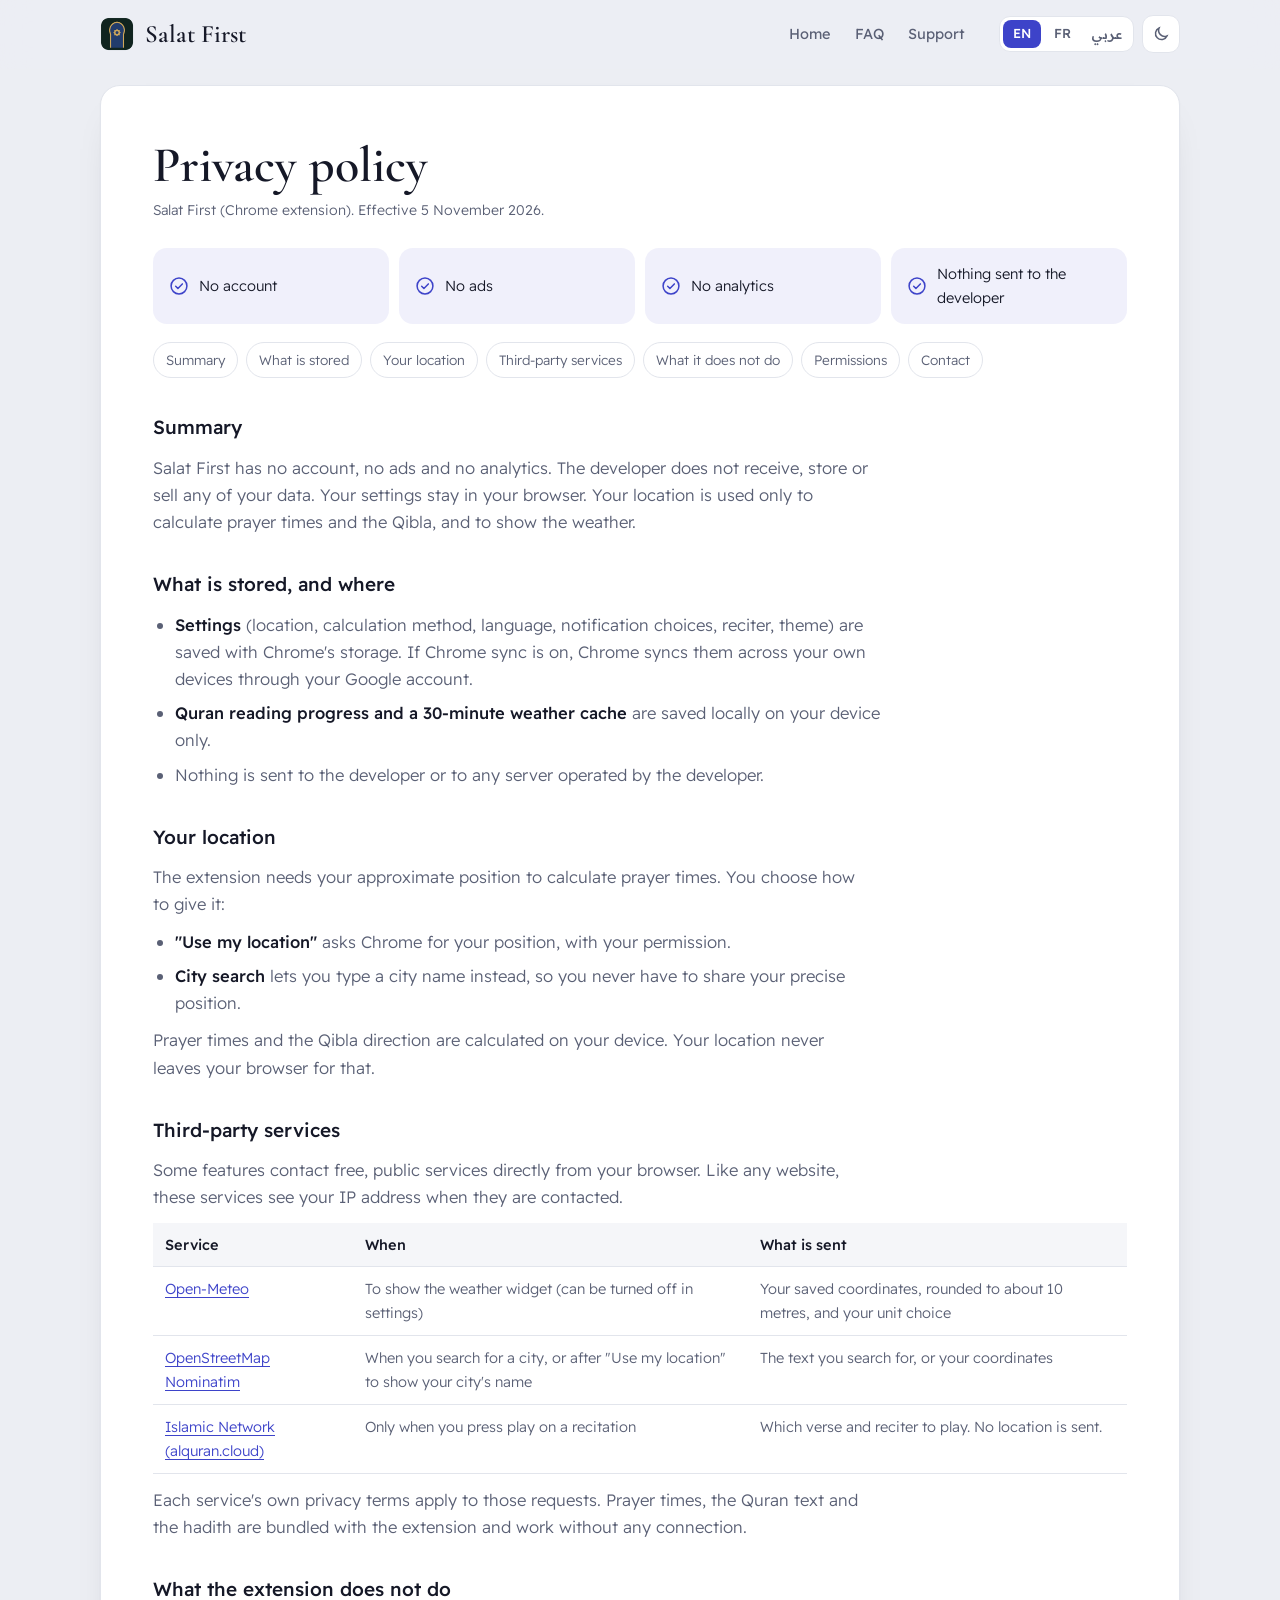
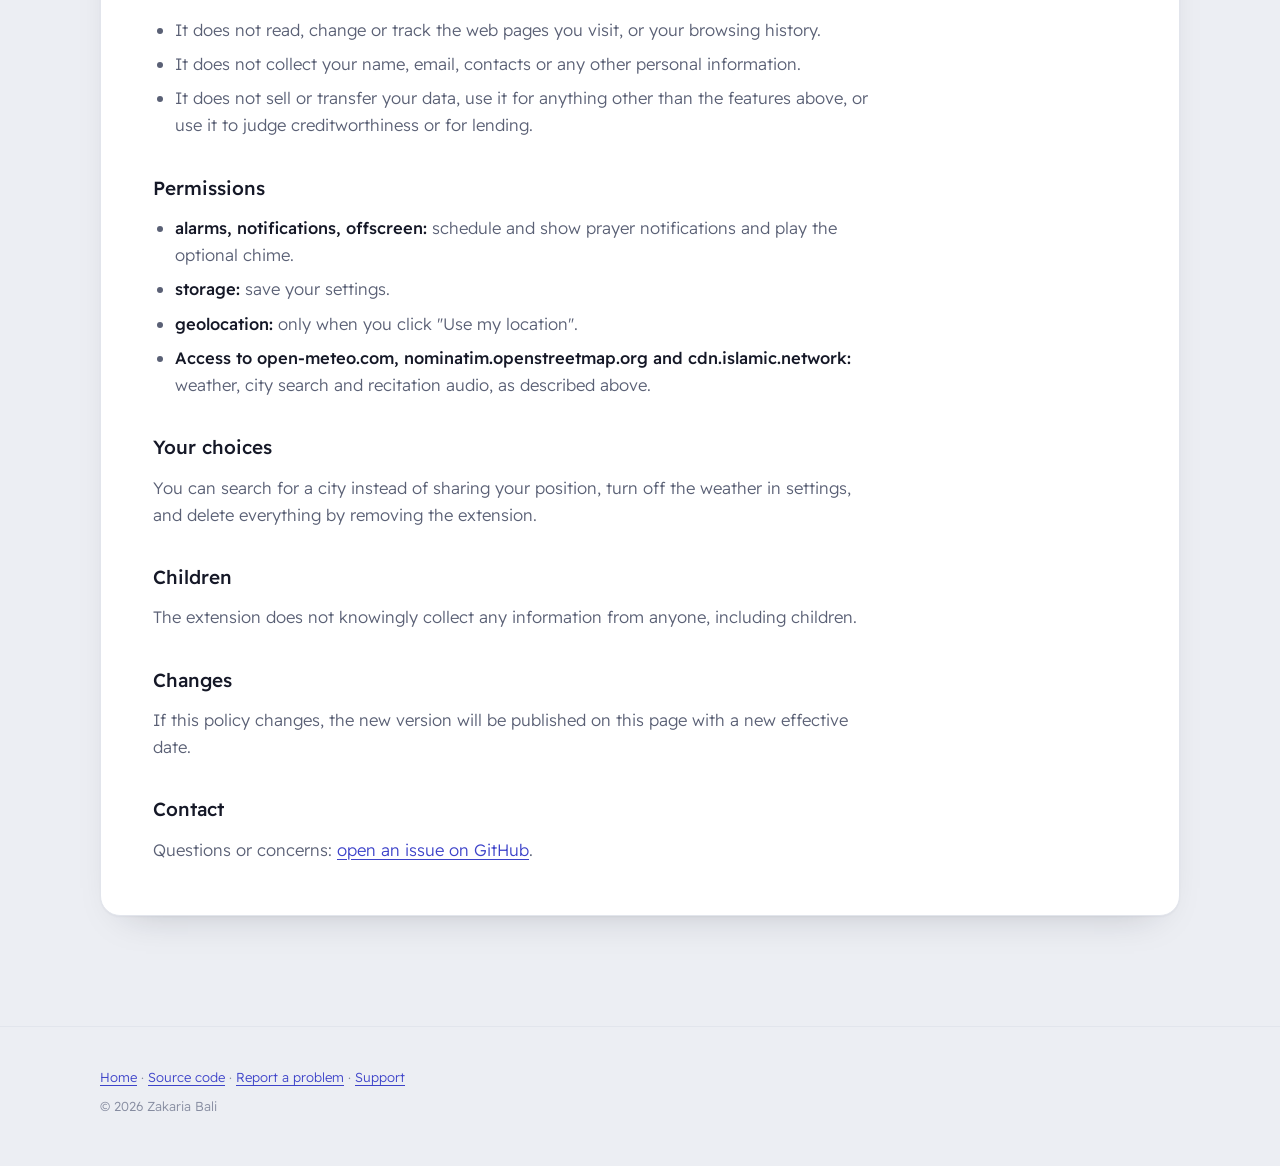
<file: privacy.html>
<!doctype html>
<html lang="en" dir="ltr">
<head>
  <meta charset="utf-8">
  <meta name="viewport" content="width=device-width, initial-scale=1, viewport-fit=cover">
  <script>
    (function () {
      var d = document.documentElement, L = ["en", "fr", "ar"], l = null, s = null;
      try { l = new URLSearchParams(location.search).get("lang"); s = localStorage.getItem("sf-lang"); } catch (e) {}
      if (L.indexOf(l) < 0) l = null;
      if (!l && L.indexOf(s) >= 0) l = s;
      if (!l) { var n = navigator.languages || [navigator.language || "en"]; for (var i = 0; i < n.length; i++) { var c = String(n[i]).slice(0, 2).toLowerCase(); if (L.indexOf(c) >= 0) { l = c; break; } } }
      l = l || "en"; d.lang = l; d.dir = l === "ar" ? "rtl" : "ltr"; if (l !== "en") d.className += " i18n-wait";
      try { var t = localStorage.getItem("sf-theme"); if (t === "light" || t === "dark") d.setAttribute("data-theme", t); } catch (e) {}
    })();
  </script>
  <title data-i18n="privacy.meta.title">Privacy Policy — Salat First</title>
  <meta name="description" data-i18n-attr="content:privacy.meta.desc" content="How the Salat First Chrome extension handles your data: no account, no ads, no analytics. Nothing is sent to the developer.">
  <meta name="theme-color" content="#3b2f5c">
  <link rel="icon" href="assets/favicon.png">
  <link rel="preload" href="assets/fonts/readex-latin.woff2" as="font" type="font/woff2" crossorigin>
  <link rel="stylesheet" href="assets/site.css">
  <link rel="alternate" hreflang="en" href="https://zakaria-bali.github.io/salat-first/privacy.html">
  <link rel="alternate" hreflang="fr" href="https://zakaria-bali.github.io/salat-first/privacy.html?lang=fr">
  <link rel="alternate" hreflang="ar" href="https://zakaria-bali.github.io/salat-first/privacy.html?lang=ar">
  <link rel="alternate" hreflang="x-default" href="https://zakaria-bali.github.io/salat-first/privacy.html">
  <script src="assets/i18n.js" defer></script>
  <script src="assets/site.js" defer></script>
</head>
<body>
  <svg width="0" height="0" style="position:absolute" aria-hidden="true" focusable="false">
    <symbol id="i-check" viewBox="0 0 24 24"><circle cx="12" cy="12" r="9.5" fill="none" stroke="currentColor" stroke-width="1.8"/><path d="m8 12.3 2.7 2.7L16 9.5" fill="none" stroke="currentColor" stroke-width="1.8" stroke-linecap="round" stroke-linejoin="round"/></symbol>
  </svg>
  <a class="skip" href="#main" data-i18n="nav.skip">Skip to content</a>

  <header class="nav" id="nav">
    <div class="wrap">
      <a class="brand" href="./"><img src="assets/icon.png" alt="" width="34" height="34"><span data-i18n="brand">Salat First</span></a>
      <nav class="nav-links" data-i18n-attr="aria-label:nav.main" aria-label="Main">
        <a href="./" data-i18n="nav.home">Home</a>
        <a href="./#faq" data-i18n="nav.faq">FAQ</a>
        <a class="keep" href="./#support" data-i18n="nav.support">Support</a>
      </nav>
      <div class="nav-tools">
        <div class="lang" role="group" data-i18n-attr="aria-label:nav.lang" aria-label="Language">
          <a href="?lang=en" hreflang="en" lang="en" title="English" data-set-lang="en">EN</a>
          <a href="?lang=fr" hreflang="fr" lang="fr" title="Français" data-set-lang="fr">FR</a>
          <a href="?lang=ar" hreflang="ar" lang="ar" title="العربية" data-set-lang="ar">عربي</a>
        </div>
        <button class="icon-btn" id="themeBtn" type="button" aria-label="Switch theme">
          <svg class="i-moon" width="18" height="18" viewBox="0 0 24 24" fill="none" stroke="currentColor" stroke-width="2" stroke-linecap="round" aria-hidden="true"><path d="M20 14.5A8 8 0 0 1 9.5 4a8 8 0 1 0 10.5 10.5z"/></svg>
          <svg class="i-sun" width="18" height="18" viewBox="0 0 24 24" fill="none" stroke="currentColor" stroke-width="2" stroke-linecap="round" aria-hidden="true"><circle cx="12" cy="12" r="4"/><path d="M12 2v2M12 20v2M4.9 4.9l1.4 1.4M17.7 17.7l1.4 1.4M2 12h2M20 12h2M4.9 19.1l1.4-1.4M17.7 6.3l1.4-1.4"/></svg>
        </button>
      </div>
    </div>
  </header>

  <main id="main" class="wrap">

    <!-- ===================== English (authoritative) ===================== -->
    <article class="card doc" data-lang-block="en" lang="en">
      <h1>Privacy policy</h1>
      <p class="meta">Salat First (Chrome extension). Effective 5 November 2026.</p>
      <div class="glance" aria-label="At a glance">
        <div><svg width="20" height="20" aria-hidden="true"><use href="#i-check"/></svg>No account</div>
        <div><svg width="20" height="20" aria-hidden="true"><use href="#i-check"/></svg>No ads</div>
        <div><svg width="20" height="20" aria-hidden="true"><use href="#i-check"/></svg>No analytics</div>
        <div><svg width="20" height="20" aria-hidden="true"><use href="#i-check"/></svg>Nothing sent to the developer</div>
      </div>
      <nav class="toc" aria-label="On this page">
        <a href="#en-summary">Summary</a><a href="#en-stored">What is stored</a><a href="#en-location">Your location</a><a href="#en-services">Third-party services</a><a href="#en-not">What it does not do</a><a href="#en-perms">Permissions</a><a href="#en-contact">Contact</a>
      </nav>

      <h2 id="en-summary">Summary</h2>
      <p>Salat First has no account, no ads and no analytics. The developer does not receive, store or sell any of your data. Your settings stay in your browser. Your location is used only to calculate prayer times and the Qibla, and to show the weather.</p>

      <h2 id="en-stored">What is stored, and where</h2>
      <ul>
        <li><b>Settings</b> (location, calculation method, language, notification choices, reciter, theme) are saved with Chrome's storage. If Chrome sync is on, Chrome syncs them across your own devices through your Google account.</li>
        <li><b>Quran reading progress and a 30-minute weather cache</b> are saved locally on your device only.</li>
        <li>Nothing is sent to the developer or to any server operated by the developer.</li>
      </ul>

      <h2 id="en-location">Your location</h2>
      <p>The extension needs your approximate position to calculate prayer times. You choose how to give it:</p>
      <ul>
        <li><b>"Use my location"</b> asks Chrome for your position, with your permission.</li>
        <li><b>City search</b> lets you type a city name instead, so you never have to share your precise position.</li>
      </ul>
      <p>Prayer times and the Qibla direction are calculated on your device. Your location never leaves your browser for that.</p>

      <h2 id="en-services">Third-party services</h2>
      <p>Some features contact free, public services directly from your browser. Like any website, these services see your IP address when they are contacted.</p>
      <table>
        <thead><tr><th>Service</th><th>When</th><th>What is sent</th></tr></thead>
        <tbody>
          <tr><td><a href="https://open-meteo.com/en/terms">Open-Meteo</a></td><td>To show the weather widget (can be turned off in settings)</td><td>Your saved coordinates, rounded to about 10 metres, and your unit choice</td></tr>
          <tr><td><a href="https://operations.osmfoundation.org/policies/nominatim/">OpenStreetMap Nominatim</a></td><td>When you search for a city, or after "Use my location" to show your city's name</td><td>The text you search for, or your coordinates</td></tr>
          <tr><td><a href="https://alquran.cloud/terms-and-conditions">Islamic Network (alquran.cloud)</a></td><td>Only when you press play on a recitation</td><td>Which verse and reciter to play. No location is sent.</td></tr>
        </tbody>
      </table>
      <p>Each service's own privacy terms apply to those requests. Prayer times, the Quran text and the hadith are bundled with the extension and work without any connection.</p>

      <h2 id="en-not">What the extension does not do</h2>
      <ul>
        <li>It does not read, change or track the web pages you visit, or your browsing history.</li>
        <li>It does not collect your name, email, contacts or any other personal information.</li>
        <li>It does not sell or transfer your data, use it for anything other than the features above, or use it to judge creditworthiness or for lending.</li>
      </ul>

      <h2 id="en-perms">Permissions</h2>
      <ul>
        <li><b>alarms, notifications, offscreen:</b> schedule and show prayer notifications and play the optional chime.</li>
        <li><b>storage:</b> save your settings.</li>
        <li><b>geolocation:</b> only when you click "Use my location".</li>
        <li><b>Access to open-meteo.com, nominatim.openstreetmap.org and cdn.islamic.network:</b> weather, city search and recitation audio, as described above.</li>
      </ul>

      <h2>Your choices</h2>
      <p>You can search for a city instead of sharing your position, turn off the weather in settings, and delete everything by removing the extension.</p>

      <h2>Children</h2>
      <p>The extension does not knowingly collect any information from anyone, including children.</p>

      <h2>Changes</h2>
      <p>If this policy changes, the new version will be published on this page with a new effective date.</p>

      <h2 id="en-contact">Contact</h2>
      <p>Questions or concerns: <a href="https://github.com/zakaria-bali/salat-first/issues">open an issue on GitHub</a>.</p>
    </article>

    <!-- ===================== Français ===================== -->
    <article class="card doc" data-lang-block="fr" lang="fr" hidden>
      <h1>Politique de confidentialité</h1>
      <p class="meta">Salat First (extension Chrome). En vigueur depuis le 5&nbsp;novembre&nbsp;2026.</p>
      <div class="glance" aria-label="En bref">
        <div><svg width="20" height="20" aria-hidden="true"><use href="#i-check"/></svg>Aucun compte</div>
        <div><svg width="20" height="20" aria-hidden="true"><use href="#i-check"/></svg>Aucune publicité</div>
        <div><svg width="20" height="20" aria-hidden="true"><use href="#i-check"/></svg>Aucune statistique</div>
        <div><svg width="20" height="20" aria-hidden="true"><use href="#i-check"/></svg>Rien n’est envoyé au développeur</div>
      </div>
      <nav class="toc" aria-label="Sur cette page">
        <a href="#fr-summary">Résumé</a><a href="#fr-stored">Ce qui est enregistré</a><a href="#fr-location">Votre position</a><a href="#fr-services">Services tiers</a><a href="#fr-not">Ce qu’elle ne fait pas</a><a href="#fr-perms">Autorisations</a><a href="#fr-contact">Contact</a>
      </nav>

      <h2 id="fr-summary">Résumé</h2>
      <p>Salat First n’a ni compte, ni publicité, ni outil de statistiques. Le développeur ne reçoit, ne stocke et ne vend aucune de vos données. Vos réglages restent dans votre navigateur. Votre position sert uniquement à calculer les horaires de prière et la qibla, et à afficher la météo.</p>

      <h2 id="fr-stored">Ce qui est enregistré, et où</h2>
      <ul>
        <li><b>Les réglages</b> (position, méthode de calcul, langue, choix de notifications, récitateur, thème) sont enregistrés avec le stockage de Chrome. Si la synchronisation Chrome est activée, Chrome les synchronise entre vos propres appareils via votre compte Google.</li>
        <li><b>La progression de lecture du Coran et un cache météo de 30&nbsp;minutes</b> sont enregistrés localement, sur votre appareil uniquement.</li>
        <li>Rien n’est envoyé au développeur ni à un serveur exploité par le développeur.</li>
      </ul>

      <h2 id="fr-location">Votre position</h2>
      <p>L’extension a besoin de votre position approximative pour calculer les horaires de prière. Vous choisissez comment la fournir&nbsp;:</p>
      <ul>
        <li><b>«&nbsp;Utiliser ma position&nbsp;»</b> demande votre position à Chrome, avec votre autorisation.</li>
        <li><b>La recherche de ville</b> vous permet de saisir le nom d’une ville, pour ne jamais avoir à partager votre position précise.</li>
      </ul>
      <p>Les horaires de prière et la direction de la qibla sont calculés sur votre appareil. Pour cela, votre position ne quitte jamais votre navigateur.</p>

      <h2 id="fr-services">Services tiers</h2>
      <p>Certaines fonctionnalités contactent directement, depuis votre navigateur, des services publics et gratuits. Comme n’importe quel site web, ces services voient votre adresse IP lorsqu’ils sont contactés.</p>
      <table>
        <thead><tr><th>Service</th><th>Quand</th><th>Ce qui est envoyé</th></tr></thead>
        <tbody>
          <tr><td><a href="https://open-meteo.com/en/terms">Open-Meteo</a></td><td>Pour afficher le widget météo (désactivable dans les réglages)</td><td>Vos coordonnées enregistrées, arrondies à environ 10&nbsp;mètres, et l’unité choisie</td></tr>
          <tr><td><a href="https://operations.osmfoundation.org/policies/nominatim/">OpenStreetMap Nominatim</a></td><td>Quand vous cherchez une ville, ou après «&nbsp;Utiliser ma position&nbsp;» pour afficher le nom de votre ville</td><td>Le texte recherché, ou vos coordonnées</td></tr>
          <tr><td><a href="https://alquran.cloud/terms-and-conditions">Islamic Network (alquran.cloud)</a></td><td>Uniquement quand vous lancez une récitation</td><td>Le verset et le récitateur à lire. Aucune position n’est envoyée.</td></tr>
        </tbody>
      </table>
      <p>Les conditions de confidentialité propres à chaque service s’appliquent à ces requêtes. Les horaires de prière, le texte du Coran et les hadiths sont inclus dans l’extension et fonctionnent sans aucune connexion.</p>

      <h2 id="fr-not">Ce que l’extension ne fait pas</h2>
      <ul>
        <li>Elle ne lit pas, ne modifie pas et ne suit pas les pages web que vous visitez, ni votre historique de navigation.</li>
        <li>Elle ne collecte pas votre nom, votre adresse e-mail, vos contacts ni aucune autre information personnelle.</li>
        <li>Elle ne vend ni ne transfère vos données, ne les utilise pour rien d’autre que les fonctionnalités ci-dessus, et ne s’en sert ni pour évaluer une solvabilité ni à des fins de prêt.</li>
      </ul>

      <h2 id="fr-perms">Autorisations</h2>
      <ul>
        <li><b>alarms, notifications, offscreen&nbsp;:</b> programmer et afficher les notifications de prière, et jouer le carillon facultatif.</li>
        <li><b>storage&nbsp;:</b> enregistrer vos réglages.</li>
        <li><b>geolocation&nbsp;:</b> uniquement quand vous cliquez sur «&nbsp;Utiliser ma position&nbsp;».</li>
        <li><b>Accès à open-meteo.com, nominatim.openstreetmap.org et cdn.islamic.network&nbsp;:</b> météo, recherche de ville et audio des récitations, comme décrit ci-dessus.</li>
      </ul>

      <h2>Vos choix</h2>
      <p>Vous pouvez chercher une ville au lieu de partager votre position, désactiver la météo dans les réglages, et tout supprimer en retirant l’extension.</p>

      <h2>Enfants</h2>
      <p>L’extension ne collecte sciemment aucune information auprès de qui que ce soit, y compris les enfants.</p>

      <h2>Modifications</h2>
      <p>Si cette politique change, la nouvelle version sera publiée sur cette page avec une nouvelle date d’entrée en vigueur.</p>

      <h2 id="fr-contact">Contact</h2>
      <p>Questions ou préoccupations&nbsp;: <a href="https://github.com/zakaria-bali/salat-first/issues">ouvrez un ticket sur GitHub</a>.</p>
      <p class="note">Cette traduction est fournie pour votre commodité. En cas de différence, la version anglaise fait foi.</p>
    </article>

    <!-- ===================== العربية ===================== -->
    <article class="card doc" data-lang-block="ar" lang="ar" dir="rtl" hidden>
      <h1>سياسة الخصوصية</h1>
      <p class="meta">«الصلاة أولا» (Salat First)، إضافة لمتصفح Chrome. تسري اعتبارًا من 5 نوفمبر 2026.</p>
      <div class="glance" aria-label="باختصار">
        <div><svg width="20" height="20" aria-hidden="true"><use href="#i-check"/></svg>بلا حساب</div>
        <div><svg width="20" height="20" aria-hidden="true"><use href="#i-check"/></svg>بلا إعلانات</div>
        <div><svg width="20" height="20" aria-hidden="true"><use href="#i-check"/></svg>بلا إحصاءات</div>
        <div><svg width="20" height="20" aria-hidden="true"><use href="#i-check"/></svg>لا يُرسَل شيء إلى المطوّر</div>
      </div>
      <nav class="toc" aria-label="في هذه الصفحة">
        <a href="#ar-summary">الملخص</a><a href="#ar-stored">ما الذي يُحفَظ</a><a href="#ar-location">موقعك</a><a href="#ar-services">خدمات الأطراف الثالثة</a><a href="#ar-not">ما لا تفعله الإضافة</a><a href="#ar-perms">الأذونات</a><a href="#ar-contact">التواصل</a>
      </nav>

      <h2 id="ar-summary">الملخص</h2>
      <p>لا تتطلب «الصلاة أولا» إنشاء حساب، ولا تعرض إعلانات، ولا تستخدم أدوات إحصاء. لا يتلقى المطوّر أيًّا من بياناتك ولا يخزّنها ولا يبيعها. تبقى إعداداتك في متصفحك، ويُستخدم موقعك فقط لحساب مواقيت الصلاة واتجاه القبلة، ولعرض حالة الطقس.</p>

      <h2 id="ar-stored">ما الذي يُحفَظ، وأين</h2>
      <ul>
        <li><b>الإعدادات</b> (الموقع، وطريقة الحساب، واللغة، وخيارات التنبيهات، والقارئ، والسمة) تُحفَظ في مساحة تخزين Chrome. وإن كانت مزامنة Chrome مفعّلة، يزامنها Chrome بين أجهزتك أنت عبر حسابك في Google.</li>
        <li><b>موضع قراءتك في القرآن وذاكرة مؤقتة للطقس مدتها 30 دقيقة</b> تُحفَظ محليًا على جهازك فقط.</li>
        <li>لا يُرسَل أي شيء إلى المطوّر ولا إلى أي خادم يديره المطوّر.</li>
      </ul>

      <h2 id="ar-location">موقعك</h2>
      <p>تحتاج الإضافة إلى موقعك التقريبي لحساب مواقيت الصلاة، وأنت من يختار طريقة تقديمه:</p>
      <ul>
        <li><b>«استخدم موقعي»</b> يطلب موقعك من Chrome بعد إذنك.</li>
        <li><b>البحث عن مدينة</b> يتيح لك كتابة اسم مدينتك بدلًا من ذلك، فلا تضطر أبدًا إلى مشاركة موقعك الدقيق.</li>
      </ul>
      <p>تُحسب مواقيت الصلاة واتجاه القبلة على جهازك، ولا يغادر موقعك متصفحك لهذا الغرض.</p>

      <h2 id="ar-services">خدمات الأطراف الثالثة</h2>
      <p>تتصل بعض الميزات مباشرة من متصفحك بخدمات عامة مجانية. وكما هو الحال مع أي موقع إلكتروني، ترى هذه الخدمات عنوان IP الخاص بك عند الاتصال بها.</p>
      <table>
        <thead><tr><th>الخدمة</th><th>متى</th><th>ما الذي يُرسَل</th></tr></thead>
        <tbody>
          <tr><td><a href="https://open-meteo.com/en/terms">Open-Meteo</a></td><td>لعرض أداة الطقس (يمكن إيقافها من الإعدادات)</td><td>إحداثياتك المحفوظة مقرّبة إلى نحو 10 أمتار، ووحدة القياس التي اخترتها</td></tr>
          <tr><td><a href="https://operations.osmfoundation.org/policies/nominatim/">OpenStreetMap Nominatim</a></td><td>عند البحث عن مدينة، أو بعد «استخدم موقعي» لعرض اسم مدينتك</td><td>النص الذي تبحث عنه، أو إحداثياتك</td></tr>
          <tr><td><a href="https://alquran.cloud/terms-and-conditions">Islamic Network (alquran.cloud)</a></td><td>فقط عند تشغيل تلاوة</td><td>الآية والقارئ المطلوب تشغيلهما. لا يُرسَل أي موقع.</td></tr>
        </tbody>
      </table>
      <p>تسري شروط الخصوصية الخاصة بكل خدمة على هذه الطلبات. أما مواقيت الصلاة ونص القرآن والأحاديث فمضمّنة في الإضافة وتعمل دون أي اتصال.</p>

      <h2 id="ar-not">ما لا تفعله الإضافة</h2>
      <ul>
        <li>لا تقرأ صفحات الويب التي تزورها ولا تعدّلها ولا تتتبعها، ولا تطّلع على سجل التصفح.</li>
        <li>لا تجمع اسمك أو بريدك الإلكتروني أو جهات اتصالك أو أي معلومات شخصية أخرى.</li>
        <li>لا تبيع بياناتك ولا تنقلها، ولا تستخدمها لأي غرض غير الميزات المذكورة أعلاه، ولا لتقييم الجدارة الائتمانية أو لأغراض الإقراض.</li>
      </ul>

      <h2 id="ar-perms">الأذونات</h2>
      <ul>
        <li><b>alarms، notifications، offscreen:</b> لجدولة تنبيهات الصلاة وعرضها، وتشغيل النغمة الاختيارية.</li>
        <li><b>storage:</b> لحفظ إعداداتك.</li>
        <li><b>geolocation:</b> فقط عند النقر على «استخدم موقعي».</li>
        <li><b>الوصول إلى open-meteo.com، nominatim.openstreetmap.org، cdn.islamic.network:</b> للطقس والبحث عن المدن وصوت التلاوة، كما هو موضّح أعلاه.</li>
      </ul>

      <h2>خياراتك</h2>
      <p>يمكنك البحث عن مدينة بدلًا من مشاركة موقعك، وإيقاف الطقس من الإعدادات، وحذف كل شيء بإزالة الإضافة.</p>

      <h2>الأطفال</h2>
      <p>لا تجمع الإضافة عن قصد أي معلومات من أي شخص، بمن في ذلك الأطفال.</p>

      <h2>التعديلات</h2>
      <p>إذا تغيّرت هذه السياسة، ستُنشر النسخة الجديدة في هذه الصفحة مع تاريخ سريان جديد.</p>

      <h2 id="ar-contact">التواصل</h2>
      <p>للأسئلة أو الاستفسارات: <a href="https://github.com/zakaria-bali/salat-first/issues">افتح بلاغًا على GitHub</a>.</p>
      <p class="note">هذه الترجمة مقدَّمة للتيسير، وفي حال وجود أي اختلاف يُعتمد النص الإنجليزي.</p>
    </article>
  </main>

  <footer class="site">
    <div class="wrap">
      <div class="foot-small" style="margin-top:0;padding-top:0;border-top:0">
        <p><a href="./" data-i18n="nav.home">Home</a> · <a href="https://github.com/zakaria-bali/salat-first" data-i18n="footer.source">Source code</a> · <a href="https://github.com/zakaria-bali/salat-first/issues" data-i18n="footer.issues">Report a problem</a> · <a href="./#support" data-i18n="nav.support">Support</a></p>
        <p>© 2026 Zakaria Bali</p>
      </div>
    </div>
  </footer>
</body>
</html>
</file>
<file: assets/site.css>
/* Salat First website
   Layout: sticky nav, dusk hero card, then sections on one 1120px column.
   Direction-aware: uses logical properties so Arabic (rtl) mirrors cleanly. */

/* ---------- fonts (self-hosted: the site loads nothing from other servers) ---------- */
@font-face {
  font-family: "Readex Pro"; src: url("fonts/readex-latin.woff2") format("woff2");
  font-weight: 160 700; font-display: swap;
  unicode-range: U+0000-00FF, U+0131, U+0152-0153, U+02BB-02BC, U+02C6, U+02DA, U+02DC, U+0304, U+0308, U+0329, U+2000-206F, U+20AC, U+2122, U+2191, U+2193, U+2212, U+2215, U+FEFF, U+FFFD;
}
@font-face {
  font-family: "Readex Pro"; src: url("fonts/readex-arabic.woff2") format("woff2");
  font-weight: 160 700; font-display: swap;
  unicode-range: U+0600-06FF, U+0750-077F, U+0870-08FF, U+200C-200E, U+2010-2011, U+204F, U+2E41, U+FB50-FDFF, U+FE70-FEFC;
}
@font-face { font-family: "Cormorant"; src: url("fonts/cormorant-600.woff2") format("woff2"); font-weight: 600; font-display: swap; }
@font-face { font-family: "Aref Ruqaa"; src: url("fonts/aref-ruqaa-700.woff2") format("woff2"); font-weight: 700; font-display: swap; unicode-range: U+0600-06FF, U+FB50-FDFF, U+FE70-FEFC; }

/* ---------- tokens ---------- */
:root {
  --canvas: #eceef3; --tile: #ffffff; --tile-2: #f5f6f9;
  --ink: #151827; --ink-2: #5a6075; --ink-3: #868ca0;
  --line: #e2e5ec; --line-2: #d2d6e0;
  --accent: #3d43c9; --accent-ink: #ffffff; --accent-soft: rgba(61, 67, 201, .08); --accent-soft-2: rgba(61, 67, 201, .15);
  --gold: #dbae5a; --gold-ink: #8a6420;
  --shadow: 0 1px 2px rgba(21, 24, 39, .04), 0 18px 40px -26px rgba(21, 24, 39, .28);
  --cream: #fbf6ea; --night: #111626; --window: #ffcd7a;

  --f-body: "Readex Pro", system-ui, -apple-system, "Segoe UI", Tahoma, sans-serif;
  --f-display: "Cormorant", "Aref Ruqaa", Georgia, serif;
  --f-ruqaa: "Aref Ruqaa", "Readex Pro", serif;
  --r: 20px;
  color-scheme: light;
}
@media (prefers-color-scheme: dark) {
  :root:not([data-theme="light"]) {
    --canvas: #0b0d14; --tile: #141722; --tile-2: #191d2a;
    --ink: #eceef6; --ink-2: #9ba1b6; --ink-3: #6f758b;
    --line: #232838; --line-2: #30364a;
    --accent: #8d93ff; --accent-ink: #0b0d14; --accent-soft: rgba(141, 147, 255, .11); --accent-soft-2: rgba(141, 147, 255, .2);
    --gold-ink: #e4bf78;
    --shadow: 0 1px 0 rgba(255, 255, 255, .02), 0 20px 44px -24px rgba(0, 0, 0, .7);
    color-scheme: dark;
  }
}
:root[data-theme="dark"] {
  --canvas: #0b0d14; --tile: #141722; --tile-2: #191d2a;
  --ink: #eceef6; --ink-2: #9ba1b6; --ink-3: #6f758b;
  --line: #232838; --line-2: #30364a;
  --accent: #8d93ff; --accent-ink: #0b0d14; --accent-soft: rgba(141, 147, 255, .11); --accent-soft-2: rgba(141, 147, 255, .2);
  --gold-ink: #e4bf78;
  --shadow: 0 1px 0 rgba(255, 255, 255, .02), 0 20px 44px -24px rgba(0, 0, 0, .7);
  color-scheme: dark;
}

/* While a non-English page is being translated, hide it for a moment instead of
   flashing English. The animation reveals it anyway if the script never runs. */
.i18n-wait body { visibility: hidden; animation: sf-reveal 0s linear 1.2s forwards; }
@keyframes sf-reveal { to { visibility: visible; } }

/* ---------- base ---------- */
* { box-sizing: border-box; }
html { scroll-behavior: smooth; scroll-padding-top: 84px; -webkit-text-size-adjust: 100%; }
@media (prefers-reduced-motion: reduce) { html { scroll-behavior: auto; } }
body {
  margin: 0; background: var(--canvas); color: var(--ink);
  font: 300 16.5px/1.65 var(--f-body); -webkit-font-smoothing: antialiased;
  overflow-x: hidden;
}
:lang(ar) body, body:lang(ar) { font-size: 17px; line-height: 1.85; }
img { max-width: 100%; height: auto; display: block; }
a { color: var(--accent); text-underline-offset: 3px; }
b, strong { font-weight: 500; }
code { font: 400 .92em ui-monospace, "SFMono-Regular", Menlo, monospace; background: var(--accent-soft); padding: 1px 6px; border-radius: 6px; direction: ltr; unicode-bidi: isolate; }
h1, h2, h3 { margin: 0; text-wrap: balance; }
p { margin: 0; }
[hidden] { display: none !important; }
:focus-visible { outline: 2px solid var(--accent); outline-offset: 3px; border-radius: 6px; }
.sr-only { position: absolute; width: 1px; height: 1px; padding: 0; margin: -1px; overflow: hidden; clip: rect(0 0 0 0); white-space: nowrap; border: 0; }
.skip { position: absolute; inset-inline-start: 16px; top: -60px; z-index: 50; background: var(--accent); color: var(--accent-ink); padding: 10px 16px; border-radius: 10px; text-decoration: none; font-weight: 500; }
.skip:focus { top: 12px; }

.wrap { max-width: 1120px; margin: 0 auto; padding-inline: 20px; }
@media (max-width: 480px) { .wrap { padding-inline: 16px; } }

/* ---------- nav ---------- */
.nav {
  position: sticky; top: 0; z-index: 20;
  background: color-mix(in srgb, var(--canvas) 84%, transparent);
  backdrop-filter: saturate(1.4) blur(14px); -webkit-backdrop-filter: saturate(1.4) blur(14px);
  border-bottom: 1px solid transparent; transition: border-color .2s;
}
.nav.scrolled { border-bottom-color: var(--line); }
.nav .wrap { display: flex; align-items: center; gap: 18px; height: 68px; }
.brand { display: flex; align-items: center; gap: 11px; color: inherit; text-decoration: none; font: 600 25px/1 var(--f-display); white-space: nowrap; }
:lang(ar) .brand { font-size: 23px; }
.brand img { width: 34px; height: 34px; border-radius: 9px; }
.nav-links { display: flex; gap: 4px; margin-inline-start: auto; }
.nav-links a { color: var(--ink-2); text-decoration: none; font-size: 14.5px; padding: 8px 10px; border-radius: 9px; font-weight: 400; }
.nav-links a:hover { color: var(--ink); background: var(--accent-soft); }
.nav-tools { display: flex; align-items: center; gap: 8px; }
.nav-links + .nav-tools { margin-inline-start: 6px; }
.lang {
  display: flex; padding: 3px; gap: 2px; border-radius: 11px; background: var(--tile); border: 1px solid var(--line);
}
.lang a {
  min-width: 38px; text-align: center; padding: 5px 8px; border-radius: 8px; text-decoration: none;
  color: var(--ink-2); font-size: 13px; font-weight: 500; line-height: 1.3;
}
.lang a[lang="ar"] { font-size: 13.5px; }
.lang a:hover { color: var(--ink); }
.lang a[aria-current="true"] { background: var(--accent); color: var(--accent-ink); }
.icon-btn {
  width: 38px; height: 38px; display: grid; place-items: center; border-radius: 11px; cursor: pointer;
  border: 1px solid var(--line); background: var(--tile); color: var(--ink-2);
}
.icon-btn:hover { color: var(--ink); border-color: var(--line-2); }
.icon-btn .i-sun { display: none; }
:root[data-theme="dark"] .icon-btn .i-sun { display: block; }
:root[data-theme="dark"] .icon-btn .i-moon { display: none; }
@media (prefers-color-scheme: dark) {
  :root:not([data-theme="light"]) .icon-btn .i-sun { display: block; }
  :root:not([data-theme="light"]) .icon-btn .i-moon { display: none; }
}
@media (max-width: 900px) { .nav-links a:not(.keep) { display: none; } }
@media (max-width: 560px) {
  .nav .wrap { gap: 10px; }
  .nav-links { display: none; }
  .nav-tools { margin-inline-start: auto; }
  .brand { font-size: 22px; }
  .brand img { width: 30px; height: 30px; }
  .lang a { min-width: 32px; padding: 5px 6px; }
}
@media (max-width: 380px) { .brand span { display: none; } }

/* ---------- buttons ---------- */
.btn {
  display: inline-flex; align-items: center; justify-content: center; gap: 9px;
  font: 500 15.5px/1 var(--f-body); padding: 14px 22px; border-radius: 999px;
  text-decoration: none; cursor: pointer; border: 1px solid transparent; white-space: nowrap;
  transition: transform .15s ease, filter .15s ease, background .15s ease, border-color .15s ease;
}
.btn:active { transform: translateY(1px); }
.btn-primary { background: var(--accent); color: var(--accent-ink); box-shadow: 0 10px 24px -12px color-mix(in srgb, var(--accent) 80%, transparent); }
.btn-primary:hover { filter: brightness(1.08); }
.btn-ghost { background: var(--tile); color: var(--ink); border-color: var(--line); }
.btn-ghost:hover { border-color: var(--line-2); }
.btn-sm { padding: 10px 16px; font-size: 14.5px; }
.btn svg { flex: none; }

/* ---------- hero ---------- */
.hero {
  position: relative; overflow: hidden; isolation: isolate;
  margin-top: 8px; border-radius: 28px; color: var(--cream);
  background: linear-gradient(180deg, #3b2f5c 0%, #4b3461 22%, #6f4367 52%, #8b4c61 72%, #b2595b 100%);
  padding: clamp(36px, 6vw, 72px) clamp(22px, 5vw, 64px) clamp(150px, 16vw, 190px);
}
.hero-stars, .sky-stars {
  position: absolute; inset: 0; z-index: -1; pointer-events: none;
  background-image:
    radial-gradient(1.4px 1.4px at 7% 12%, #fff 98%, transparent), radial-gradient(1px 1px at 18% 30%, #fff 98%, transparent),
    radial-gradient(1.6px 1.6px at 31% 8%, #fff 98%, transparent), radial-gradient(1px 1px at 42% 22%, #fff 98%, transparent),
    radial-gradient(1.2px 1.2px at 55% 6%, #fff 98%, transparent), radial-gradient(1px 1px at 63% 26%, #fff 98%, transparent),
    radial-gradient(1.5px 1.5px at 74% 14%, #fff 98%, transparent), radial-gradient(1px 1px at 86% 5%, #fff 98%, transparent),
    radial-gradient(1.3px 1.3px at 93% 24%, #fff 98%, transparent), radial-gradient(1px 1px at 12% 44%, #fff 98%, transparent),
    radial-gradient(1px 1px at 48% 40%, #fff 98%, transparent), radial-gradient(1.2px 1.2px at 82% 38%, #fff 98%, transparent),
    radial-gradient(1px 1px at 26% 52%, #fff 98%, transparent), radial-gradient(1px 1px at 68% 48%, #fff 98%, transparent);
  opacity: .55;
}
.hero-stars { animation: twinkle 6s ease-in-out infinite alternate; }
@keyframes twinkle { from { opacity: .35; } to { opacity: .7; } }
@media (prefers-reduced-motion: reduce) { .hero-stars { animation: none; } }
.hero-inner { display: grid; grid-template-columns: minmax(0, 1fr) minmax(0, 1.12fr); gap: clamp(28px, 4vw, 56px); align-items: center; position: relative; }
.hero-copy { display: grid; gap: 18px; justify-items: start; min-width: 0; }
.pill {
  display: inline-flex; align-items: center; gap: 8px; font-size: 13px; font-weight: 400; letter-spacing: .02em;
  padding: 6px 12px; border-radius: 999px; background: rgba(255, 255, 255, .1); border: 1px solid rgba(255, 255, 255, .16);
}
.pill::before { content: ""; width: 7px; height: 7px; border-radius: 50%; background: var(--gold); box-shadow: 0 0 10px var(--gold); }
.hero-ar { font: 700 clamp(58px, 8.4vw, 104px)/1.1 var(--f-ruqaa); color: var(--cream); margin-bottom: -6px; text-shadow: 0 4px 30px rgba(0, 0, 0, .18); }
.hero h1 { font: 600 clamp(32px, 4.3vw, 50px)/1.08 var(--f-display); letter-spacing: -.005em; color: var(--cream); }
:lang(ar) .hero h1 { font-size: clamp(30px, 3.9vw, 44px); line-height: 1.45; }
.hero-lede { color: rgba(251, 246, 234, .82); font-size: 17px; max-width: 54ch; }
.cta-row { display: flex; flex-wrap: wrap; gap: 12px; margin-top: 4px; }
.hero .btn-primary { background: var(--cream); color: #2a2140; box-shadow: 0 14px 30px -14px rgba(0, 0, 0, .55); }
.hero .btn-ghost { background: rgba(255, 255, 255, .08); color: var(--cream); border-color: rgba(255, 255, 255, .22); }
.hero .btn-ghost:hover { background: rgba(255, 255, 255, .14); }
.hero-note { font-size: 13.5px; color: rgba(251, 246, 234, .7); }
.hero-shot { min-width: 0; position: relative; }
.hero-shot .frame { box-shadow: 0 40px 80px -30px rgba(10, 8, 30, .7), 0 0 0 1px rgba(255, 255, 255, .08); border: 0; transform: perspective(1600px) rotateY(-4deg); transform-origin: left center; }
[dir="rtl"] .hero-shot .frame { transform: perspective(1600px) rotateY(4deg); transform-origin: right center; }
@media (prefers-reduced-motion: reduce) { .hero-shot .frame { transform: none !important; } }
.hero-skyline { position: absolute; inset-inline: 0; bottom: -1px; width: 100%; height: clamp(110px, 14vw, 170px); z-index: -1; }
@media (max-width: 880px) {
  .hero-inner { grid-template-columns: 1fr; }
  .hero-shot .frame, [dir="rtl"] .hero-shot .frame { transform: none; }
  .hero { padding-bottom: 120px; }
}
@media (max-width: 480px) { .hero { border-radius: 22px; } .cta-row .btn { flex: 1 1 auto; } }

/* browser frame (hero, gallery) */
.frame { display: block; border-radius: 14px; overflow: hidden; background: var(--tile); border: 1px solid var(--line); }
.frame-bar { display: flex; align-items: center; gap: 6px; padding: 9px 12px; background: #e9ebf1; border-bottom: 1px solid rgba(0, 0, 0, .06); }
.frame-bar i { width: 9px; height: 9px; border-radius: 50%; background: #cfd3dc; }
.frame-bar i:nth-child(1) { background: #f1676a; } .frame-bar i:nth-child(2) { background: #f5bf4f; } .frame-bar i:nth-child(3) { background: #5dc26a; }
.frame-url { margin-inline-start: 10px; flex: 1; max-width: 320px; height: 20px; border-radius: 10px; background: #fff; font-size: 11px; line-height: 20px; color: #6a7084; padding-inline: 10px; overflow: hidden; white-space: nowrap; }
.frame img { width: 100%; aspect-ratio: 16 / 10; object-fit: cover; }

/* ---------- stats ---------- */
.stats {
  display: grid; grid-template-columns: repeat(6, minmax(0, 1fr)); margin-top: 18px;
  background: var(--tile); border: 1px solid var(--line); border-radius: var(--r); box-shadow: var(--shadow);
}
.stat { padding: 20px 14px; text-align: center; display: grid; gap: 2px; align-content: center; }
.stat + .stat { border-inline-start: 1px solid var(--line); }
.stat b { font: 600 38px/1 var(--f-display); color: var(--ink); font-variant-numeric: lining-nums; }
.stat span { font-size: 13.5px; color: var(--ink-2); line-height: 1.35; }
@media (max-width: 860px) {
  .stats { grid-template-columns: repeat(3, minmax(0, 1fr)); }
  .stat:nth-child(4) { border-inline-start: 0; }
  .stat:nth-child(n+4) { border-top: 1px solid var(--line); }
}
@media (max-width: 420px) { .stat b { font-size: 32px; } .stat span { font-size: 12.5px; } .stat { padding: 16px 8px; } }

/* ---------- sections ---------- */
.section { padding-block: clamp(56px, 8vw, 96px) 0; }
.section-head { display: grid; gap: 12px; margin-bottom: 32px; max-width: 760px; }
.label { font-size: 13px; font-weight: 500; letter-spacing: .14em; text-transform: uppercase; color: var(--accent); }
:lang(ar) .label { letter-spacing: 0; text-transform: none; font-size: 14.5px; }
.section h2 { font: 600 clamp(32px, 4.4vw, 48px)/1.08 var(--f-display); letter-spacing: -.005em; }
:lang(ar) .section h2 { font-size: clamp(30px, 3.8vw, 42px); line-height: 1.45; }
.lede { color: var(--ink-2); font-size: 17.5px; max-width: 62ch; }
.card { background: var(--tile); border: 1px solid var(--line); border-radius: var(--r); box-shadow: var(--shadow); }

/* ---------- live preview ---------- */
.live-controls { display: flex; flex-wrap: wrap; align-items: end; gap: 12px 14px; margin-bottom: 18px; }
.field { display: grid; gap: 6px; font-size: 13px; color: var(--ink-2); }
.select {
  appearance: none; -webkit-appearance: none; font: 400 15px/1.2 var(--f-body); color: var(--ink);
  background: var(--tile) url("data:image/svg+xml,%3Csvg xmlns='http://www.w3.org/2000/svg' width='12' height='8' viewBox='0 0 12 8'%3E%3Cpath d='M1 1.5l5 5 5-5' fill='none' stroke='%23868ca0' stroke-width='1.6' stroke-linecap='round'/%3E%3C/svg%3E") no-repeat;
  background-position: right 14px center; border: 1px solid var(--line); border-radius: 999px;
  padding: 11px 40px 11px 16px; min-width: 220px; cursor: pointer;
}
[dir="rtl"] .select { background-position: left 14px center; padding: 11px 16px 11px 40px; }
.select:hover { border-color: var(--line-2); }
.live-status { font-size: 14px; color: var(--ink-2); min-height: 1.4em; flex-basis: 100%; }
.live-status:empty { display: none; }
.live-grid { display: grid; grid-template-columns: minmax(0, 1.15fr) minmax(0, 1fr); gap: 16px; align-items: stretch; }
@media (max-width: 880px) { .live-grid { grid-template-columns: 1fr; } }
.live-note { margin-top: 14px; font-size: 14px; color: var(--ink-2); max-width: 80ch; }

/* the sky card, like the extension's next-prayer tile */
.sky {
  --sk-wall: #f2efe8; --sk-win: #f2efe8; --sk-ink: #10162e; --sk-ink-2: rgba(16, 22, 46, .7);
  position: relative; overflow: hidden; isolation: isolate; border-radius: var(--r); min-height: 330px;
  color: var(--sk-ink); box-shadow: var(--shadow);
  background: linear-gradient(180deg, #3e7ac1 0%, #8db8e6 60%, #d9e7f3 100%);
  transition: color .6s ease;
}
.sky[data-phase="night"] { background: linear-gradient(180deg, #0b1130 0%, #151d47 55%, #232a5a 100%); }
.sky[data-phase="dawn"] { background: linear-gradient(180deg, #1b2350 0%, #45457e 45%, #a26f8d 80%, #e0a08a 100%); }
.sky[data-phase="morning"] { background: linear-gradient(180deg, #4a86c8 0%, #9cc4ea 60%, #f1e4d2 100%); }
.sky[data-phase="day"] { background: linear-gradient(180deg, #3e7ac1 0%, #8db8e6 60%, #d9e7f3 100%); }
.sky[data-phase="afternoon"] { background: linear-gradient(180deg, #5683bd 0%, #a7b8c9 55%, #efc690 100%); }
.sky[data-phase="dusk"] { background: linear-gradient(180deg, #3b2f5c 0%, #6f4367 50%, #b2595b 85%, #d0735f 100%); }
.sky[data-phase="night"], .sky[data-phase="dawn"], .sky[data-phase="dusk"] {
  --sk-wall: #111626; --sk-win: #ffcd7a; --sk-ink: #fbf6ea; --sk-ink-2: rgba(251, 246, 234, .78);
}
.sky-stars { opacity: 0; transition: opacity .8s ease; }
.sky[data-phase="night"] .sky-stars { opacity: .9; }
.sky[data-phase="dawn"] .sky-stars, .sky[data-phase="dusk"] .sky-stars { opacity: .4; }
.sky-sun {
  position: absolute; z-index: -1; width: 44px; height: 44px; margin: -22px; border-radius: 50%;
  inset-inline-start: var(--sx, 30%); top: var(--sy, 40%);
  background: radial-gradient(circle, #fff7d6 0 40%, #ffe9a8 60%, rgba(255, 233, 168, 0) 72%);
  box-shadow: 0 0 60px 30px rgba(255, 240, 190, .55);
  transition: inset-inline-start 1s ease, top 1s ease, opacity .6s ease;
}
.sky-moon { position: absolute; z-index: -1; width: 46px; height: 46px; inset-inline-start: 47%; top: 18%; filter: drop-shadow(0 0 14px rgba(255, 246, 220, .45)); transition: opacity .6s ease; }
.sky-skyline { position: absolute; bottom: -1px; inset-inline-end: 0; width: 56%; height: auto; z-index: -1; }
[dir="rtl"] .sky-skyline { transform: scaleX(-1); }
.sky-text { position: absolute; inset: 0; padding: 22px 24px; display: flex; flex-direction: column; align-items: flex-start; }
.sky-label { font-size: 14px; color: var(--sk-ink-2); font-weight: 400; }
.sky-ar { font: 700 64px/1.2 var(--f-ruqaa); margin-top: 22px; }
.sky-name { font: 600 22px/1.2 var(--f-display); display: flex; gap: 12px; align-items: baseline; }
:lang(ar) .sky-name { font-family: var(--f-body); font-weight: 500; font-size: 18px; }
:lang(ar) #skyName { display: none; }
.sky-name .t { font-variant-numeric: lining-nums tabular-nums; }
.sky-count { margin-top: auto; font: 600 clamp(46px, 5.6vw, 60px)/1 var(--f-display); font-variant-numeric: lining-nums tabular-nums; letter-spacing: .01em; direction: ltr; text-shadow: 0 2px 18px rgba(0, 0, 0, .12); }
@media (max-width: 480px) { .sky { min-height: 300px; } .sky-ar { font-size: 52px; margin-top: 18px; } .sky-skyline { width: 56%; } .sky-text { padding: 18px 18px; } }

/* today list */
.today { padding: 20px 22px 18px; display: flex; flex-direction: column; gap: 6px; min-width: 0; }
.today-head { display: flex; justify-content: space-between; align-items: baseline; gap: 12px; }
.today-head h3 { font-size: 17px; font-weight: 500; }
.today-head span { font-size: 13px; color: var(--ink-3); text-align: end; }
.times { list-style: none; margin: 4px 0 0; padding: 0; display: grid; gap: 2px; }
.times li {
  display: grid; grid-template-columns: 74px minmax(0, 1fr) auto; align-items: center; gap: 10px;
  padding: 6px 10px; margin-inline: -10px; border-radius: 12px; position: relative;
}
.times .ar { font: 700 20px/1.2 var(--f-ruqaa); color: var(--accent); }
.times .nm { font-size: 15px; color: var(--ink); display: flex; gap: 8px; align-items: baseline; min-width: 0; }
.times .in { font-size: 12.5px; color: var(--accent); white-space: nowrap; }
.times time { font: 600 24px/1 var(--f-display); font-variant-numeric: lining-nums tabular-nums; color: var(--ink); direction: ltr; }
.times li.is-sunrise .ar, .times li.is-sunrise .nm, .times li.is-sunrise time { color: var(--ink-3); }
.times li.is-past .ar { opacity: .55; }
.times li.is-past time { color: var(--ink-2); }
.times li.is-next { background: var(--accent-soft); }
.times li.is-next time { color: var(--accent); }
.times li.is-next::before { content: ""; position: absolute; inset-inline-start: 0; top: 10px; bottom: 10px; width: 3px; border-radius: 3px; background: var(--accent); }
:lang(ar) .times li { grid-template-columns: 90px minmax(0, 1fr) auto; }
:lang(ar) .times .nm .n { display: none; }
.chips { display: flex; flex-wrap: wrap; gap: 8px; margin-top: auto; padding-top: 12px; border-top: 1px dashed var(--line); }
.chip { display: inline-flex; align-items: center; gap: 7px; font-size: 13px; color: var(--ink-2); background: var(--tile-2); border: 1px solid var(--line); padding: 5px 11px; border-radius: 999px; }
.chip svg { color: var(--accent); flex: none; }
.chip .qn { display: inline-block; transition: transform .6s ease; }
.method { font-size: 12.5px; color: var(--ink-3); }

/* ---------- features ---------- */
.features { display: grid; grid-template-columns: repeat(4, minmax(0, 1fr)); gap: 14px; }
@media (max-width: 1000px) { .features { grid-template-columns: repeat(2, minmax(0, 1fr)); } }
@media (max-width: 560px) { .features { grid-template-columns: 1fr; } }
.feature { padding: 22px 22px 24px; display: grid; gap: 8px; align-content: start; transition: transform .2s ease, border-color .2s ease; }
.feature:hover { transform: translateY(-2px); border-color: var(--line-2); }
@media (prefers-reduced-motion: reduce) { .feature:hover { transform: none; } }
.feature .ic { width: 42px; height: 42px; border-radius: 12px; display: grid; place-items: center; background: var(--accent-soft); color: var(--accent); margin-bottom: 6px; }
.feature h3 { font-size: 16.5px; font-weight: 500; line-height: 1.35; }
.feature p { color: var(--ink-2); font-size: 14.8px; }

/* ---------- gallery ---------- */
.tabs { display: flex; flex-wrap: wrap; gap: 6px; margin-bottom: 16px; }
.tabs button {
  font: 400 14.5px/1 var(--f-body); padding: 10px 16px; border-radius: 999px; cursor: pointer;
  background: var(--tile); color: var(--ink-2); border: 1px solid var(--line);
}
.tabs button:hover { color: var(--ink); border-color: var(--line-2); }
.tabs button[aria-selected="true"] { background: var(--ink); color: var(--canvas); border-color: var(--ink); }
.shot { margin: 0; }
.shot .frame { box-shadow: var(--shadow); }
.shot button.zoom { display: block; width: 100%; padding: 0; border: 0; background: none; cursor: zoom-in; }
.shot figcaption { margin-top: 12px; color: var(--ink-2); font-size: 14.5px; }
.shot[hidden] { display: none; }
.shot:not([hidden]) .frame { animation: fade-in .35s ease; }
@keyframes fade-in { from { opacity: .3; } to { opacity: 1; } }
@media (prefers-reduced-motion: reduce) { .shot:not([hidden]) .frame { animation: none; } }
dialog.lightbox { padding: 0; border: 0; border-radius: 14px; max-width: min(1280px, 96vw); background: transparent; }
dialog.lightbox::backdrop { background: rgba(5, 6, 12, .82); backdrop-filter: blur(4px); }
dialog.lightbox img { max-height: 90vh; width: auto; border-radius: 14px; }
dialog.lightbox form { position: absolute; top: 10px; inset-inline-end: 10px; margin: 0; }
dialog.lightbox .icon-btn { background: rgba(10, 12, 20, .7); color: #fff; border-color: rgba(255, 255, 255, .2); }

/* ---------- privacy band ---------- */
.privacy { display: grid; grid-template-columns: minmax(0, 1fr) minmax(0, 1fr); gap: 16px; }
@media (max-width: 760px) { .privacy { grid-template-columns: 1fr; } }
.privacy .card { padding: 24px 26px; }
.privacy h3 { font-size: 17px; font-weight: 500; display: flex; align-items: center; gap: 10px; margin-bottom: 10px; }
.privacy h3 svg { color: var(--accent); }
.ticks { list-style: none; margin: 0; padding: 0; display: grid; gap: 10px; }
.ticks li { position: relative; padding-inline-start: 28px; color: var(--ink-2); font-size: 15px; }
.ticks li::before { content: ""; position: absolute; inset-inline-start: 0; top: .42em; width: 16px; height: 16px; border-radius: 50%; background: var(--accent-soft-2); }
.ticks li::after {
  content: ""; position: absolute; inset-inline-start: 3px; top: calc(.42em + 3px); width: 10px; height: 10px; background: var(--accent);
  -webkit-mask: url("data:image/svg+xml,%3Csvg xmlns='http://www.w3.org/2000/svg' width='10' height='10' viewBox='0 0 10 10'%3E%3Cpath d='M2 5.2l2 2 4-4.4' fill='none' stroke='%23000' stroke-width='1.6' stroke-linecap='round' stroke-linejoin='round'/%3E%3C/svg%3E") center / contain no-repeat;
          mask: url("data:image/svg+xml,%3Csvg xmlns='http://www.w3.org/2000/svg' width='10' height='10' viewBox='0 0 10 10'%3E%3Cpath d='M2 5.2l2 2 4-4.4' fill='none' stroke='%23000' stroke-width='1.6' stroke-linecap='round' stroke-linejoin='round'/%3E%3C/svg%3E") center / contain no-repeat;
}
.ticks.net li::after { display: none; }
.ticks.net li::before { background: var(--gold); background-image: none; width: 8px; height: 8px; top: .7em; inset-inline-start: 4px; box-shadow: 0 0 0 4px color-mix(in srgb, var(--gold) 22%, transparent); }
.ticks b { color: var(--ink); }
.more-link { display: inline-flex; align-items: center; gap: 6px; margin-top: 18px; font-weight: 400; }
[dir="rtl"] .flip { transform: scaleX(-1); }

/* ---------- get started ---------- */
.steps { list-style: none; margin: 0; padding: 0; display: grid; grid-template-columns: repeat(3, minmax(0, 1fr)); gap: 14px; counter-reset: s; }
@media (max-width: 820px) { .steps { grid-template-columns: 1fr; } }
.steps li { counter-increment: s; padding: 24px; display: grid; gap: 8px; align-content: start; }
.steps li::before {
  content: counter(s); width: 38px; height: 38px; border-radius: 50%; display: grid; place-items: center; margin-bottom: 6px;
  font: 600 22px/1 var(--f-display); color: var(--accent); border: 1.5px solid var(--accent);
}
.steps h3 { font-size: 16.5px; font-weight: 500; }
.steps p { color: var(--ink-2); font-size: 15px; }
.start-cta { display: flex; flex-wrap: wrap; align-items: center; gap: 14px 20px; margin-top: 22px; }
.start-cta p { font-size: 14px; color: var(--ink-2); }

/* ---------- FAQ ---------- */
.faq-grid { display: grid; grid-template-columns: minmax(0, .8fr) minmax(0, 1.4fr); gap: 40px; align-items: start; }
.faq-grid .section-head { position: sticky; top: 96px; }
@media (max-width: 860px) { .faq-grid { grid-template-columns: 1fr; gap: 0; } .faq-grid .section-head { position: static; } }
.faq { display: grid; gap: 10px; }
.faq details { background: var(--tile); border: 1px solid var(--line); border-radius: 16px; }
.faq details[open] { border-color: var(--line-2); }
.faq summary {
  list-style: none; cursor: pointer; padding: 17px 20px; font-weight: 400; font-size: 16px;
  display: flex; justify-content: space-between; gap: 16px; align-items: center;
}
.faq summary::-webkit-details-marker { display: none; }
.faq summary::after {
  content: ""; flex: none; width: 22px; height: 22px; border-radius: 50%;
  background: linear-gradient(var(--accent), var(--accent)) center / 10px 1.6px no-repeat, linear-gradient(var(--accent), var(--accent)) center / 1.6px 10px no-repeat, var(--accent-soft);
  transition: transform .2s ease;
}
.faq details[open] summary::after { transform: rotate(45deg); }
.faq details p { padding: 0 20px 18px; color: var(--ink-2); font-size: 15.5px; max-width: 70ch; }

/* ---------- support ---------- */
.support { display: grid; grid-template-columns: minmax(0, 1.05fr) minmax(0, 1fr); gap: 40px; align-items: center; }
@media (max-width: 860px) { .support { grid-template-columns: 1fr; gap: 8px; } }
.support .section-head { margin-bottom: 0; }
.support-links { display: grid; gap: 12px; }
.pay {
  display: grid; grid-template-columns: 48px minmax(0, 1fr) auto; gap: 16px; align-items: center;
  padding: 16px 18px; border-radius: 18px; text-decoration: none; color: var(--ink);
  background: var(--tile); border: 1px solid var(--line); box-shadow: var(--shadow); transition: border-color .15s, transform .15s;
}
.pay:hover { border-color: var(--accent); transform: translateY(-1px); }
.pay .logo { width: 48px; height: 48px; border-radius: 13px; display: grid; place-items: center; }
.pay.kofi .logo { background: #ff5e5b; color: #fff; }
.pay.paypal .logo { background: #e7eefc; color: #003087; }
.pay strong { display: block; font-weight: 500; font-size: 16px; }
.pay span span { color: var(--ink-2); font-size: 14px; }
.pay .arrow { color: var(--ink-3); }
.helps { display: grid; grid-template-columns: repeat(3, minmax(0, 1fr)); gap: 14px; margin-top: 28px; }
@media (max-width: 860px) { .helps { grid-template-columns: 1fr; } }
.help { padding: 22px; display: grid; gap: 8px; align-content: start; }
.help h3 { font-size: 16.5px; font-weight: 500; display: flex; gap: 10px; align-items: center; }
.help h3 svg { color: var(--accent); flex: none; }
.help p { color: var(--ink-2); font-size: 14.8px; }
.help .hadith { font: 700 21px/1.7 var(--f-ruqaa); color: var(--gold-ink); text-align: left; }
[dir="rtl"] .help .hadith { text-align: right; }
.help .hadith-tr { font-style: italic; }
:lang(ar) .help .hadith-tr { display: none; }
.help .src { font-size: 13px; color: var(--ink-3); }
.help .btn, .help a.go { justify-self: start; margin-top: 6px; }
a.go { display: inline-flex; gap: 6px; align-items: center; text-decoration: none; font-weight: 400; font-size: 15px; }
a.go:hover { text-decoration: underline; }
.toast {
  position: fixed; bottom: 22px; left: 50%; transform: translate(-50%, 20px); z-index: 60; opacity: 0; pointer-events: none;
  background: var(--ink); color: var(--canvas); padding: 11px 18px; border-radius: 999px; font-size: 14.5px;
  transition: opacity .2s, transform .2s;
}
.toast.show { opacity: 1; transform: translate(-50%, 0); }

/* ---------- footer ---------- */
footer.site { margin-top: clamp(64px, 9vw, 110px); border-top: 1px solid var(--line); padding-block: 40px 48px; font-size: 14px; color: var(--ink-2); }
.foot-grid { display: grid; grid-template-columns: minmax(0, 1.6fr) repeat(3, minmax(0, 1fr)); gap: 28px; }
@media (max-width: 820px) { .foot-grid { grid-template-columns: repeat(2, minmax(0, 1fr)); } .foot-brand { grid-column: 1 / -1; } }
.foot-brand p { margin-top: 10px; max-width: 40ch; }
.foot-col h4 { margin: 0 0 10px; font-size: 13px; font-weight: 500; color: var(--ink); letter-spacing: .08em; text-transform: uppercase; }
:lang(ar) .foot-col h4 { letter-spacing: 0; text-transform: none; font-size: 14px; }
.foot-col ul { list-style: none; margin: 0; padding: 0; display: grid; gap: 7px; }
.foot-col a { color: var(--ink-2); text-decoration: none; }
.foot-col a:hover { color: var(--ink); text-decoration: underline; }
.foot-small { margin-top: 32px; padding-top: 22px; border-top: 1px solid var(--line); display: grid; gap: 8px; font-size: 13px; color: var(--ink-3); }
.foot-small p { max-width: 110ch; }

/* ---------- privacy policy page ---------- */
.doc { padding: clamp(24px, 4.5vw, 52px); margin-top: 16px; }
.doc h1 { font: 600 clamp(36px, 5vw, 50px)/1.1 var(--f-display); margin-bottom: 6px; }
:lang(ar) .doc h1 { line-height: 1.5; font-size: clamp(32px, 4.4vw, 44px); }
.doc h2 { font-size: 19px; font-weight: 500; margin: 34px 0 10px; }
.doc p, .doc li { color: var(--ink-2); max-width: 72ch; }
.doc p + p { margin-top: 12px; }
.doc ul { padding-inline-start: 22px; margin: 10px 0; }
.doc li { margin: 7px 0; }
.doc b { color: var(--ink); }
.doc table { border-collapse: collapse; width: 100%; font-size: 14.5px; margin: 12px 0; }
.doc th, .doc td { text-align: start; vertical-align: top; padding: 10px 12px; border-bottom: 1px solid var(--line); }
.doc th { font-weight: 500; color: var(--ink); background: var(--tile-2); }
.doc td { color: var(--ink-2); }
.meta { color: var(--ink-3); font-size: 14px; }
.glance { display: grid; grid-template-columns: repeat(4, minmax(0, 1fr)); gap: 10px; margin: 26px 0 8px; }
@media (max-width: 760px) { .glance { grid-template-columns: repeat(2, minmax(0, 1fr)); } }
.glance div { background: var(--accent-soft); border-radius: 14px; padding: 14px 16px; font-size: 14.5px; color: var(--ink); display: flex; gap: 10px; align-items: center; }
.glance svg { color: var(--accent); flex: none; }
.note { margin-top: 18px; padding: 12px 16px; border-radius: 12px; background: var(--tile-2); border: 1px solid var(--line); font-size: 14px; color: var(--ink-2); }
.toc { display: flex; flex-wrap: wrap; gap: 6px 8px; margin-top: 18px; }
.toc a { font-size: 13.5px; padding: 6px 12px; border-radius: 999px; border: 1px solid var(--line); color: var(--ink-2); text-decoration: none; }
.toc a:hover { color: var(--ink); border-color: var(--line-2); }
@media (max-width: 720px) {
  .doc table, .doc tbody, .doc tr, .doc td { display: block; }
  .doc thead { display: none; }
  .doc tr { padding: 10px 0; border-bottom: 1px solid var(--line); }
  .doc td { border: 0; padding: 2px 0; }
  .doc td:first-child { font-weight: 500; }
}

/* ---------- 404 ---------- */
.lost { text-align: center; padding: clamp(60px, 12vw, 140px) 0 40px; display: grid; gap: 16px; justify-items: center; }
.lost .hero-ar { color: var(--accent); font-size: clamp(56px, 10vw, 96px); }
.lost h1 { font: 600 clamp(32px, 5vw, 46px)/1.15 var(--f-display); }
.lost p { color: var(--ink-2); max-width: 46ch; }

@media print {
  .nav, footer.site, .toc, .icon-btn { display: none !important; }
  body { background: #fff; color: #000; }
  .doc { border: 0; box-shadow: none; padding: 0; }
}
</file>
